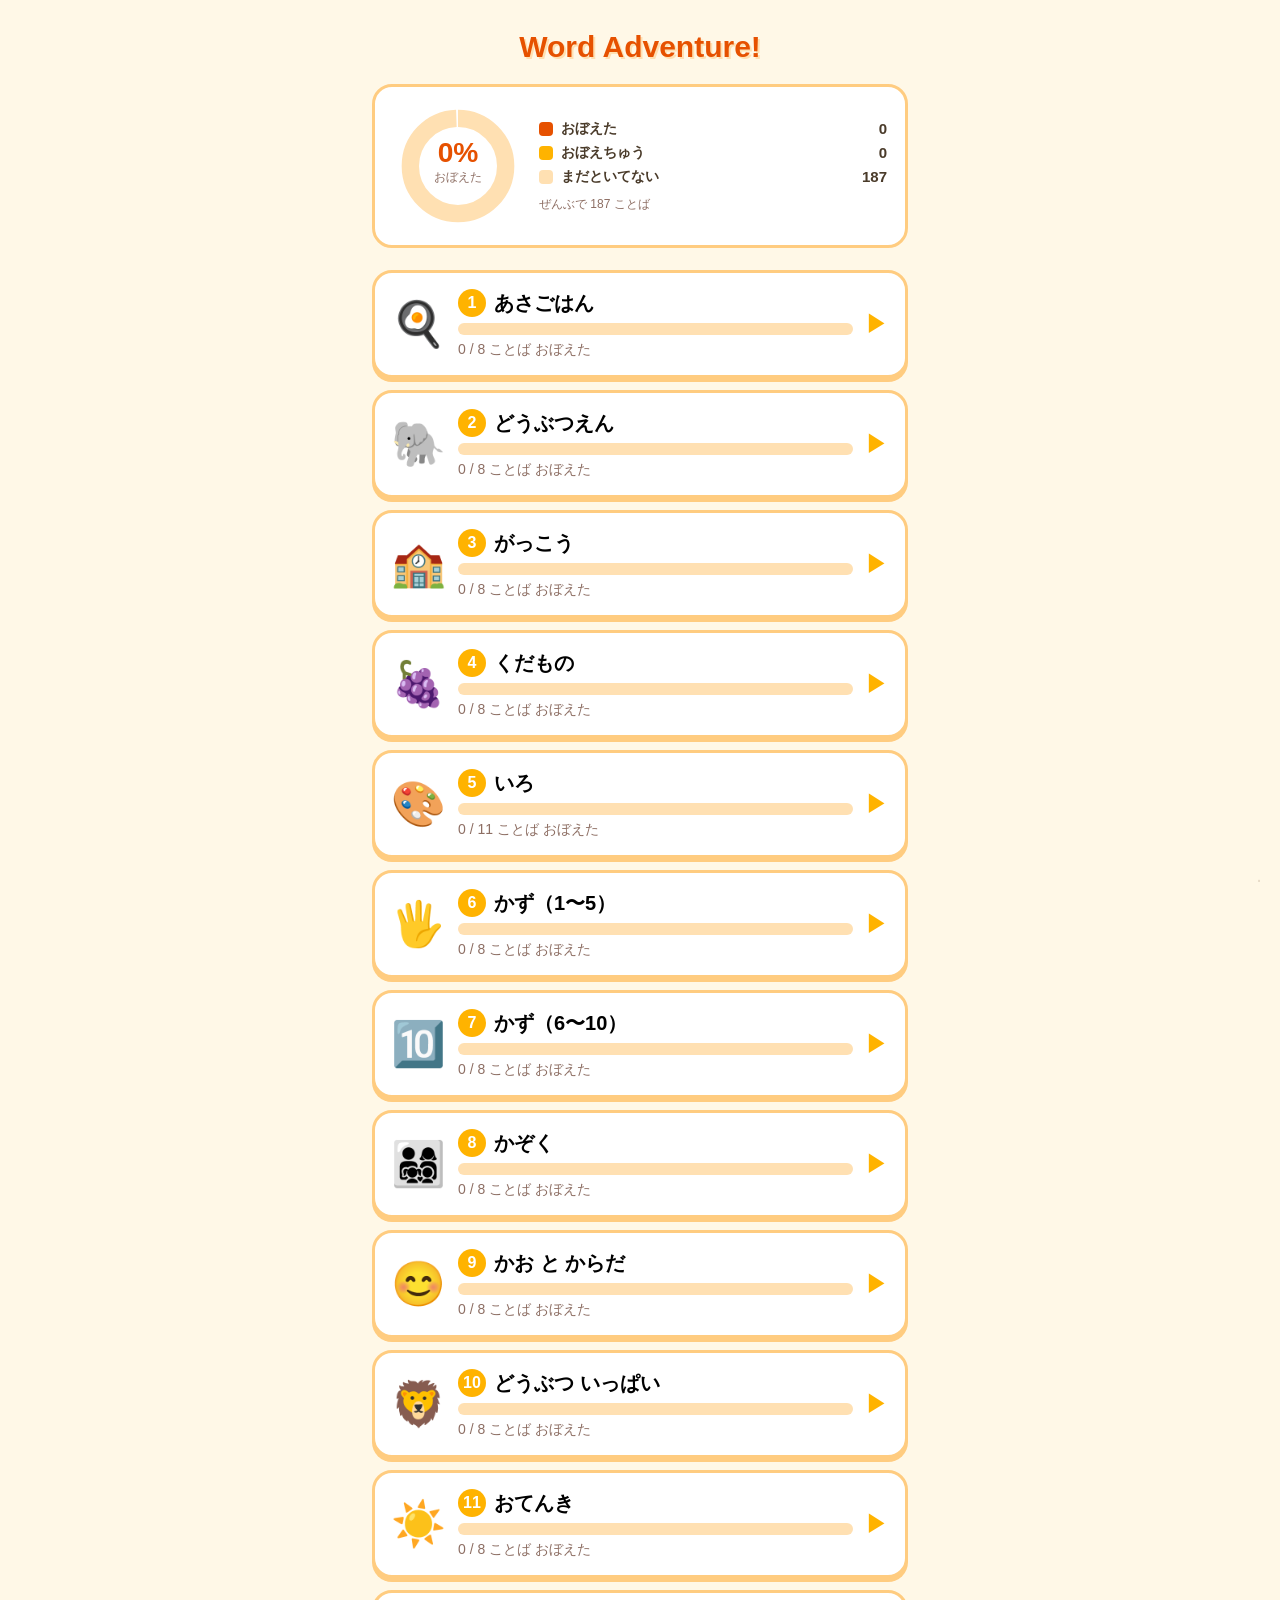
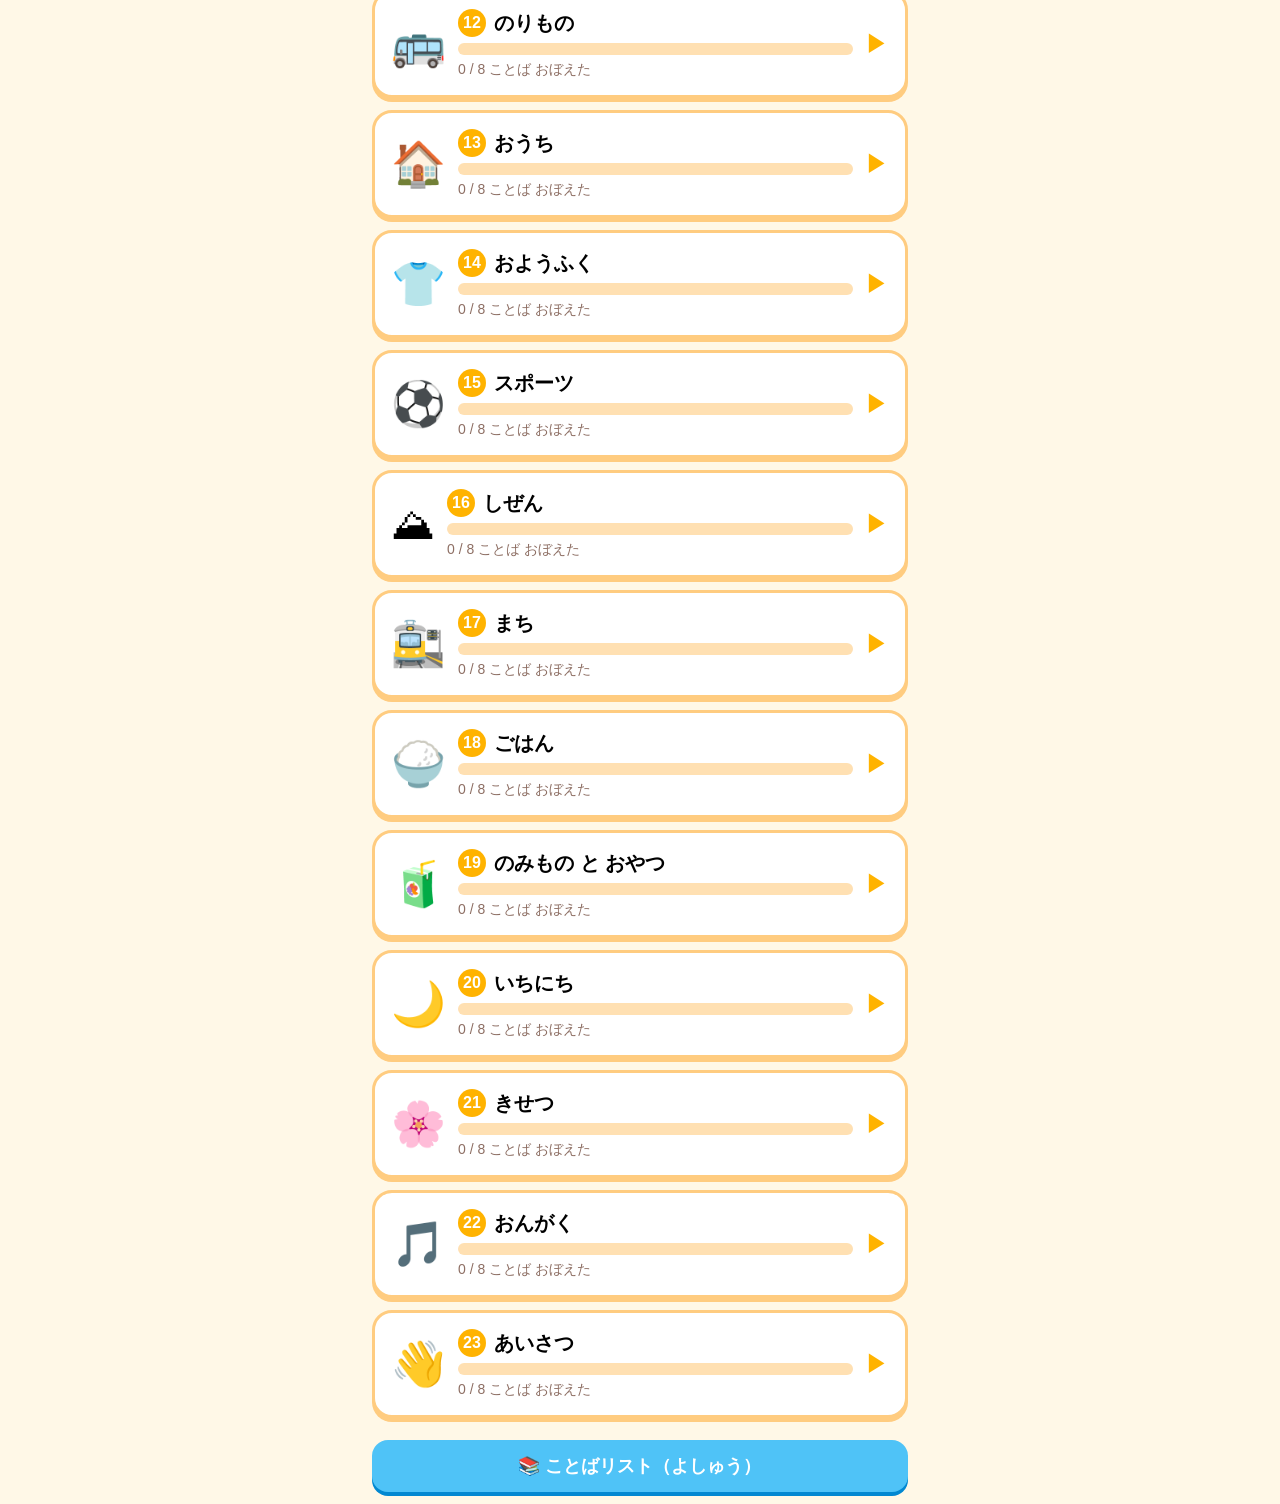
<file: index.html>
<!DOCTYPE html>
<html lang="ja">
<head>
<meta charset="UTF-8">
<meta name="viewport" content="width=device-width, initial-scale=1.0, maximum-scale=1.0, user-scalable=no">
<meta name="apple-mobile-web-app-capable" content="yes">
<meta name="theme-color" content="#ffb300">
<title>Word Adventure!</title>
<link rel="stylesheet" href="style.css">
</head>
<body>
<div id="app">
  <p class="loading">よみこみちゅう…</p>
</div>
<script src="app.js"></script>
</body>
</html>
</file>
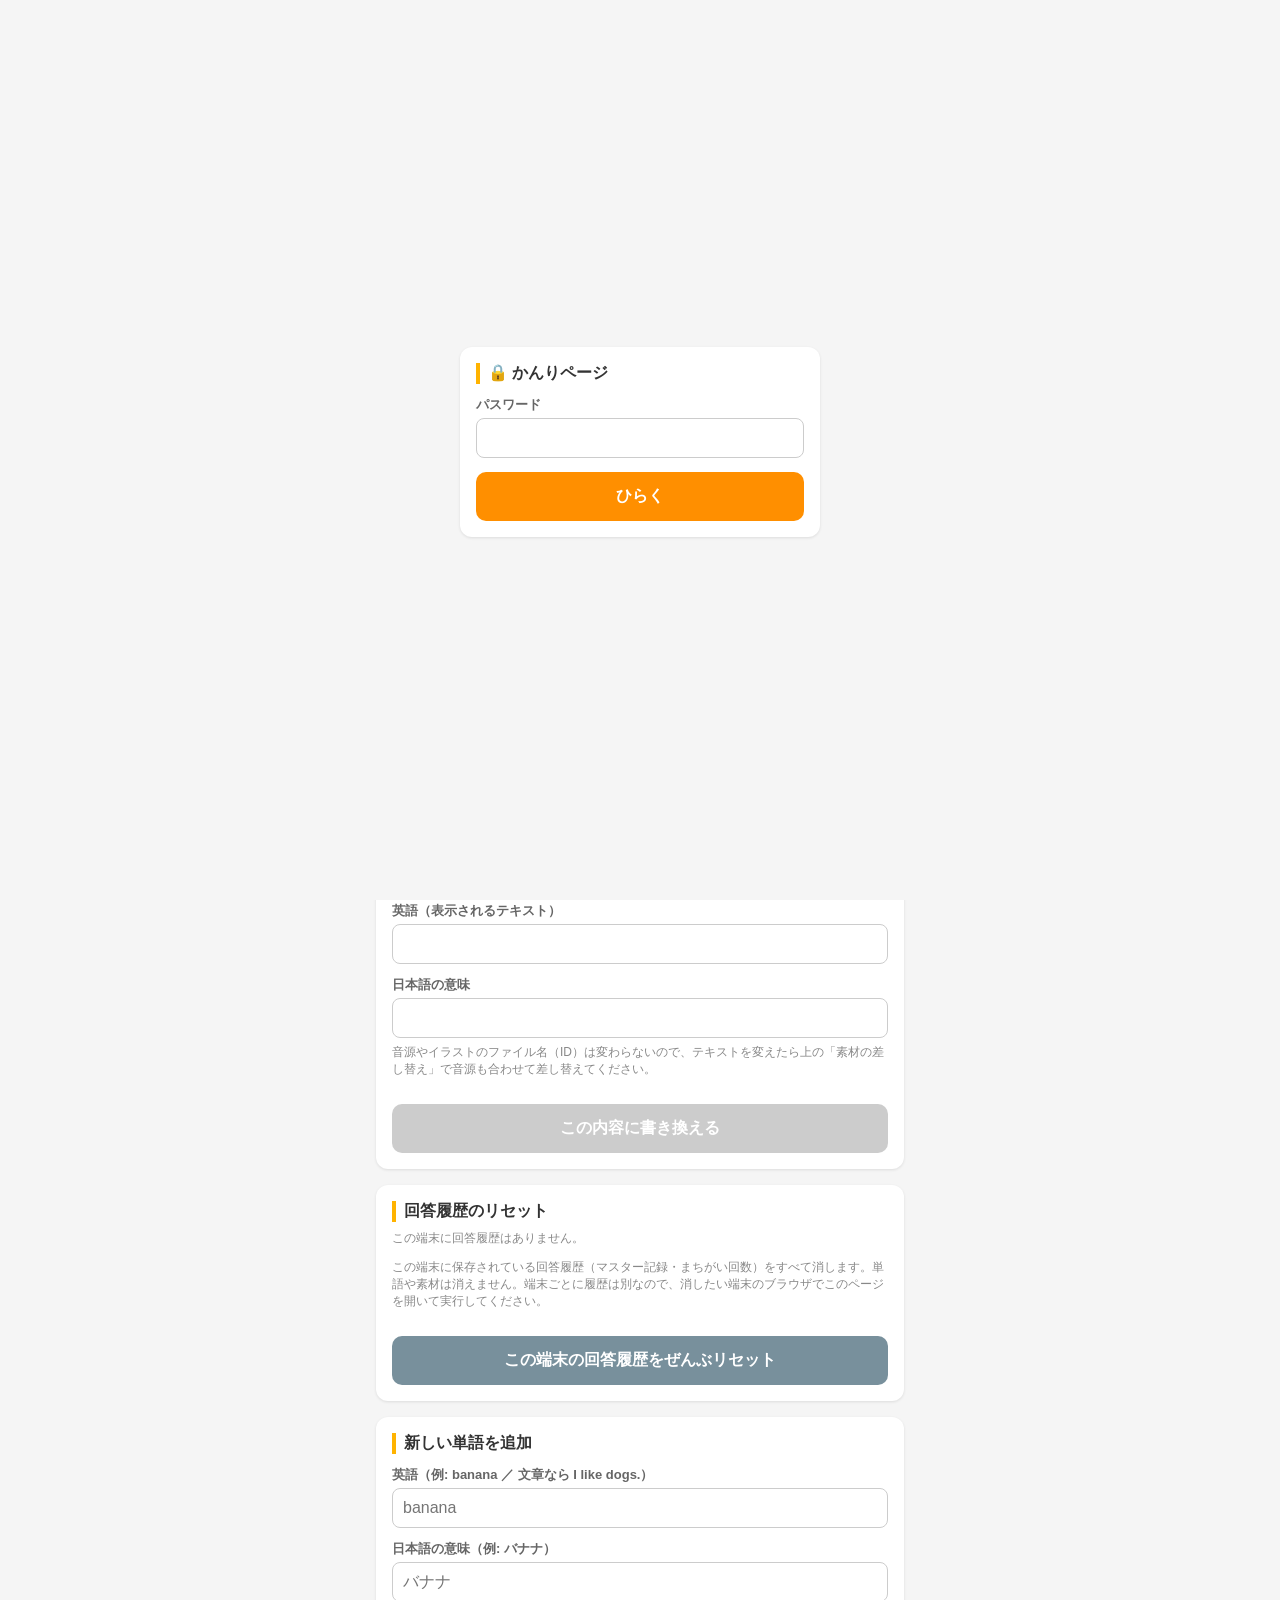
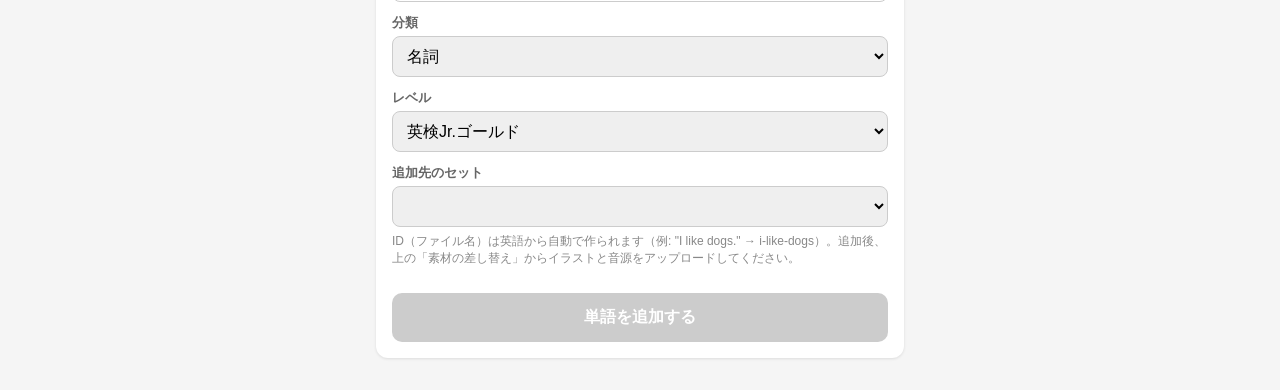
<file: admin.html>
<!DOCTYPE html>
<html lang="ja">
<head>
<meta charset="UTF-8">
<meta name="viewport" content="width=device-width, initial-scale=1.0">
<title>かんりページ | えいごのたんご</title>
<style>
* { box-sizing: border-box; }
body {
  margin: 0;
  font-family: "Hiragino Sans", sans-serif;
  background: #f5f5f5;
  color: #333;
}
.wrap { max-width: 560px; margin: 0 auto; padding: 16px; }
h1 { font-size: 20px; }
h2 { font-size: 16px; margin: 24px 0 8px; border-left: 4px solid #ffb300; padding-left: 8px; }
.card { background: #fff; border-radius: 12px; padding: 16px; margin-bottom: 16px; box-shadow: 0 1px 3px rgba(0,0,0,0.1); }
label { display: block; font-size: 13px; font-weight: bold; margin: 12px 0 4px; color: #666; }
input[type=text], input[type=password], select {
  width: 100%; padding: 10px; font-size: 16px; border: 1px solid #ccc; border-radius: 8px;
}
input[type=file] { width: 100%; font-size: 14px; padding: 8px 0; }
button {
  width: 100%; padding: 14px; font-size: 16px; font-weight: bold;
  color: #fff; background: #ff8f00; border: none; border-radius: 10px; margin-top: 14px;
}
button:disabled { background: #ccc; }
button.secondary { background: #78909c; }
.msg { margin-top: 12px; padding: 10px; border-radius: 8px; font-size: 14px; white-space: pre-wrap; }
.msg.ok { background: #e8f5e9; color: #2e7d32; }
.msg.err { background: #ffebee; color: #c62828; }
.msg.info { background: #e3f2fd; color: #1565c0; }
.preview { margin-top: 10px; text-align: center; }
.preview img { max-width: 160px; border-radius: 10px; border: 1px solid #ddd; }
.note { font-size: 12px; color: #888; margin-top: 6px; }
a { color: #1565c0; }
.back { display: inline-block; margin-bottom: 10px; font-size: 14px; }
</style>
</head>
<body>
<!-- ===== パスワードゲート ===== -->
<div id="gate" style="position:fixed; inset:0; background:#f5f5f5; z-index:1000; display:flex; align-items:center; justify-content:center;">
  <div class="card" style="width:90%; max-width:360px;">
    <h2 style="margin-top:0">🔒 かんりページ</h2>
    <label>パスワード</label>
    <input type="password" id="gate-pass" inputmode="numeric" autocomplete="off">
    <button id="gate-btn">ひらく</button>
    <div id="gate-msg"></div>
  </div>
</div>

<div class="wrap">
  <a class="back" href="index.html">◀ アプリにもどる</a>
  <h1>⚙️ かんりページ</h1>

  <!-- ===== 設定 ===== -->
  <div class="card" id="setup-card">
    <h2 style="margin-top:0">接続設定（最初に1回だけ）</h2>
    <label>GitHubユーザー名 / リポジトリ名（例: aya/tango-app）</label>
    <input type="text" id="repo" placeholder="ユーザー名/リポジトリ名">
    <label>アクセストークン（Fine-grained PAT）</label>
    <input type="password" id="token" placeholder="github_pat_...">
    <p class="note">トークンはこの端末のブラウザ内にのみ保存されます。作成方法はREADME参照。</p>
    <button id="save-setup">設定を保存して接続テスト</button>
    <div id="setup-msg"></div>
  </div>

  <!-- ===== 素材の差し替え ===== -->
  <div class="card">
    <h2 style="margin-top:0">素材の差し替え／アップロード</h2>
    <label>単語を選ぶ</label>
    <select id="word-select"><option>（接続設定をしてください）</option></select>
    <label>種類</label>
    <select id="kind-select">
      <option value="image">イラスト（png/jpg → 512px正方形PNGに自動変換）</option>
      <option value="audio">音源（mp3ファイル）</option>
    </select>
    <label>ファイルを選ぶ</label>
    <input type="file" id="file-input">
    <div class="preview" id="preview"></div>
    <button id="upload-btn" disabled>この単語の素材を差し替える</button>
    <div id="upload-msg"></div>
  </div>

  <!-- ===== 単語・文章の編集 ===== -->
  <div class="card">
    <h2 style="margin-top:0">単語・文章の編集</h2>
    <label>編集する単語・文章を選ぶ</label>
    <select id="edit-select"><option>（接続設定をしてください）</option></select>
    <label>英語（表示されるテキスト）</label>
    <input type="text" id="edit-text">
    <label>日本語の意味</label>
    <input type="text" id="edit-ja">
    <p class="note">音源やイラストのファイル名（ID）は変わらないので、テキストを変えたら上の「素材の差し替え」で音源も合わせて差し替えてください。</p>
    <button id="edit-btn" disabled>この内容に書き換える</button>
    <div id="edit-msg"></div>
  </div>

  <!-- ===== 回答履歴のリセット ===== -->
  <div class="card">
    <h2 style="margin-top:0">回答履歴のリセット</h2>
    <p class="note" id="reset-info">読み込み中…</p>
    <p class="note">この端末に保存されている回答履歴（マスター記録・まちがい回数）をすべて消します。単語や素材は消えません。端末ごとに履歴は別なので、消したい端末のブラウザでこのページを開いて実行してください。</p>
    <button id="reset-btn" class="secondary">この端末の回答履歴をぜんぶリセット</button>
    <div id="reset-msg"></div>
  </div>

  <!-- ===== 単語の追加 ===== -->
  <div class="card">
    <h2 style="margin-top:0">新しい単語を追加</h2>
    <label>英語（例: banana ／ 文章なら I like dogs.）</label>
    <input type="text" id="new-text" placeholder="banana">
    <label>日本語の意味（例: バナナ）</label>
    <input type="text" id="new-ja" placeholder="バナナ">
    <label>分類</label>
    <select id="new-category">
      <option value="noun">名詞</option>
      <option value="function-word">機能語</option>
      <option value="sentence">文章</option>
    </select>
    <label>レベル</label>
    <select id="new-level">
      <option value="eiken-jr-gold">英検Jr.ゴールド</option>
      <option value="eiken-5">英検5級</option>
    </select>
    <label>追加先のセット</label>
    <select id="new-set"></select>
    <p class="note">ID（ファイル名）は英語から自動で作られます（例: "I like dogs." → i-like-dogs）。追加後、上の「素材の差し替え」からイラストと音源をアップロードしてください。</p>
    <button id="add-btn" disabled>単語を追加する</button>
    <div id="add-msg"></div>
  </div>
</div>

<script>
"use strict";

const LS_REPO = "tango-admin-repo";
const LS_TOKEN = "tango-admin-token";
const PROGRESS_KEY = "tango-progress-v1"; // app.js と同じキー

// ---------- パスワードゲート ----------
// ハッシュ照合（平文をソースに残さないため）。パスワード変更時は下のハッシュを差し替える
const GATE_HASH = "c0611aea5581c0d34b76f1bcf0bcb8742228caeb47c13974ae5b6f21bcc106e1";

async function sha256hex(text) {
  const buf = await crypto.subtle.digest("SHA-256", new TextEncoder().encode(text));
  return [...new Uint8Array(buf)].map((b) => b.toString(16).padStart(2, "0")).join("");
}

async function tryGate() {
  const input = document.getElementById("gate-pass").value.trim();
  if ((await sha256hex(input)) === GATE_HASH) {
    sessionStorage.setItem("tango-gate-ok", "1"); // タブを閉じるまで有効
    document.getElementById("gate").remove();
  } else {
    document.getElementById("gate-msg").innerHTML = '<div class="msg err">パスワードがちがいます。</div>';
  }
}
document.getElementById("gate-btn").onclick = tryGate;
document.getElementById("gate-pass").addEventListener("keydown", (e) => { if (e.key === "Enter") tryGate(); });
if (sessionStorage.getItem("tango-gate-ok") === "1") document.getElementById("gate").remove();

// ---------- 回答履歴のリセット ----------

function describeProgress() {
  const p = JSON.parse(localStorage.getItem(PROGRESS_KEY) || "{}");
  const n = Object.keys(p).length;
  document.getElementById("reset-info").textContent =
    n ? `この端末には ${n} 語分の回答履歴があります。` : "この端末に回答履歴はありません。";
  return n;
}
describeProgress();

document.getElementById("reset-btn").onclick = () => {
  const n = describeProgress();
  if (!n) { showMsg("reset-msg", "消す履歴がありません。", "info"); return; }
  if (!confirm(`${n} 語分の回答履歴を消します。元に戻せません。よろしいですか？`)) return;
  localStorage.removeItem(PROGRESS_KEY);
  describeProgress();
  showMsg("reset-msg", "✅ リセットしました。アプリを開き直すと全セット0からになります。", "ok");
};

let repo = localStorage.getItem(LS_REPO) || "";
let token = localStorage.getItem(LS_TOKEN) || "";
let wordsDoc = null;   // words.json の中身
let setsDoc = null;    // sets.json の中身
let wordsSha = null;   // GitHub上のwords.jsonのSHA（更新に必要）

const $ = (id) => document.getElementById(id);

function showMsg(id, text, cls) {
  $(id).innerHTML = `<div class="msg ${cls}">${text}</div>`;
}

// ---------- GitHub API ----------

function apiUrl(path) {
  return `https://api.github.com/repos/${repo}/contents/${path}`;
}

async function ghGet(path) {
  const res = await fetch(apiUrl(path), {
    headers: { Authorization: `Bearer ${token}`, Accept: "application/vnd.github+json" },
  });
  if (!res.ok) throw new Error(`GET ${path}: ${res.status} ${await res.text()}`);
  return res.json();
}

async function ghGetSha(path) {
  const res = await fetch(apiUrl(path), {
    headers: { Authorization: `Bearer ${token}`, Accept: "application/vnd.github+json" },
  });
  if (res.status === 404) return null;
  if (!res.ok) throw new Error(`GET ${path}: ${res.status}`);
  return (await res.json()).sha;
}

async function ghPut(path, base64Content, message) {
  const sha = await ghGetSha(path);
  const body = { message, content: base64Content };
  if (sha) body.sha = sha;
  const res = await fetch(apiUrl(path), {
    method: "PUT",
    headers: { Authorization: `Bearer ${token}`, Accept: "application/vnd.github+json" },
    body: JSON.stringify(body),
  });
  if (!res.ok) throw new Error(`PUT ${path}: ${res.status} ${await res.text()}`);
  return res.json();
}

function b64encodeText(text) {
  return btoa(String.fromCharCode(...new TextEncoder().encode(text)));
}

function b64encodeBytes(uint8) {
  let bin = "";
  const chunk = 0x8000;
  for (let i = 0; i < uint8.length; i += chunk) {
    bin += String.fromCharCode(...uint8.subarray(i, i + chunk));
  }
  return btoa(bin);
}

// ---------- 初期化・接続 ----------

async function connect() {
  const wordsFile = await ghGet("content/words.json");
  wordsSha = wordsFile.sha;
  wordsDoc = JSON.parse(new TextDecoder().decode(Uint8Array.from(atob(wordsFile.content.replace(/\n/g, "")), (c) => c.charCodeAt(0))));
  const setsFile = await ghGet("content/sets.json");
  setsDoc = JSON.parse(new TextDecoder().decode(Uint8Array.from(atob(setsFile.content.replace(/\n/g, "")), (c) => c.charCodeAt(0))));
  fillWordSelect();
  fillSetSelect();
  $("upload-btn").disabled = false;
  $("add-btn").disabled = false;
  $("edit-btn").disabled = false;
}

function fillWordSelect() {
  ["word-select", "edit-select"].forEach((selId) => {
    const sel = $(selId);
    sel.innerHTML = "";
    wordsDoc.words.forEach((w) => {
      const opt = document.createElement("option");
      opt.value = w.id;
      opt.textContent = `${w.text}（${w.ja || ""}） — ${w.id}`;
      sel.appendChild(opt);
    });
  });
  loadEditFields();
}

// ---------- 単語・文章の編集 ----------

function loadEditFields() {
  const w = wordsDoc.words.find((x) => x.id === $("edit-select").value);
  if (!w) return;
  $("edit-text").value = w.text;
  $("edit-ja").value = w.ja || "";
}

$("edit-select").onchange = loadEditFields;

$("edit-btn").onclick = async () => {
  const w = wordsDoc.words.find((x) => x.id === $("edit-select").value);
  const text = $("edit-text").value.trim();
  const ja = $("edit-ja").value.trim();
  if (!w) return;
  if (!text) { showMsg("edit-msg", "英語テキストを入力してください。", "err"); return; }
  if (text === w.text && ja === (w.ja || "")) {
    showMsg("edit-msg", "変更がありません。", "info");
    return;
  }
  $("edit-btn").disabled = true;
  showMsg("edit-msg", "保存中…", "info");
  try {
    const before = w.text;
    w.text = text;
    w.ja = ja;
    await ghPut("content/words.json", b64encodeText(JSON.stringify(wordsDoc, null, 2)), `単語編集: ${w.id}（${before} → ${text}）`);
    fillWordSelect();
    $("edit-select").value = w.id;
    loadEditFields();
    showMsg("edit-msg", `✅ 書き換えました！\n「${before}」→「${text}」\n1分ほどでアプリに反映されます。音源が合わなくなった場合は上の「素材の差し替え」からアップロードしてください。`, "ok");
  } catch (e) {
    showMsg("edit-msg", `失敗しました。\n${e.message}`, "err");
  } finally {
    $("edit-btn").disabled = false;
  }
};

function fillSetSelect() {
  const sel = $("new-set");
  sel.innerHTML = "";
  setsDoc.sets.forEach((s, i) => {
    const opt = document.createElement("option");
    opt.value = s.id;
    opt.textContent = `セット${i + 1}　${s.title}`;
    sel.appendChild(opt);
  });
}

$("save-setup").onclick = async () => {
  repo = $("repo").value.trim();
  token = $("token").value.trim();
  if (!repo.includes("/") || !token) {
    showMsg("setup-msg", "リポジトリ名（ユーザー名/リポジトリ名）とトークンを入力してください。", "err");
    return;
  }
  showMsg("setup-msg", "接続中…", "info");
  try {
    localStorage.setItem(LS_REPO, repo);
    localStorage.setItem(LS_TOKEN, token);
    await connect();
    showMsg("setup-msg", "✅ 接続できました！設定は保存済みです。", "ok");
  } catch (e) {
    showMsg("setup-msg", `接続できませんでした。リポジトリ名とトークンを確認してください。\n${e.message}`, "err");
  }
};

// ---------- 画像の正方形PNG変換 ----------

function fileToSquarePng(file, size = 512) {
  return new Promise((resolve, reject) => {
    const img = new Image();
    img.onload = () => {
      const canvas = document.createElement("canvas");
      canvas.width = canvas.height = size;
      const ctx = canvas.getContext("2d");
      ctx.fillStyle = "#ffffff";
      ctx.fillRect(0, 0, size, size);
      // 中央に収まるよう縮小（余白は白）
      const scale = Math.min(size / img.width, size / img.height);
      const w = img.width * scale, h = img.height * scale;
      ctx.drawImage(img, (size - w) / 2, (size - h) / 2, w, h);
      canvas.toBlob((blob) => blob ? resolve(blob) : reject(new Error("変換失敗")), "image/png");
    };
    img.onerror = () => reject(new Error("画像を読み込めませんでした"));
    img.src = URL.createObjectURL(file);
  });
}

// ---------- 素材アップロード ----------

$("file-input").onchange = () => {
  const f = $("file-input").files[0];
  const pv = $("preview");
  pv.innerHTML = "";
  if (f && f.type.startsWith("image/")) {
    const img = document.createElement("img");
    img.src = URL.createObjectURL(f);
    pv.appendChild(img);
  } else if (f) {
    pv.textContent = `🎵 ${f.name}`;
  }
};

$("upload-btn").onclick = async () => {
  const wordId = $("word-select").value;
  const kind = $("kind-select").value;
  const file = $("file-input").files[0];
  if (!file) { showMsg("upload-msg", "ファイルを選んでください。", "err"); return; }

  $("upload-btn").disabled = true;
  showMsg("upload-msg", "アップロード中…", "info");
  try {
    let path, bytes;
    if (kind === "image") {
      if (!file.type.startsWith("image/")) throw new Error("画像ファイルを選んでください。");
      const blob = await fileToSquarePng(file);
      bytes = new Uint8Array(await blob.arrayBuffer());
      path = `content/images/${wordId}.png`;
    } else {
      if (!/\.mp3$/i.test(file.name)) throw new Error("mp3ファイルを選んでください。");
      bytes = new Uint8Array(await file.arrayBuffer());
      path = `content/audio/${wordId}.mp3`;
    }
    await ghPut(path, b64encodeBytes(bytes), `素材更新: ${path}`);
    showMsg("upload-msg", `✅ 差し替えました！\n${path}\n1分ほどでアプリに反映されます。`, "ok");
  } catch (e) {
    showMsg("upload-msg", `失敗しました。\n${e.message}`, "err");
  } finally {
    $("upload-btn").disabled = false;
  }
};

// ---------- 単語の追加 ----------

function makeId(text) {
  return text.toLowerCase()
    .replace(/[^a-z0-9\s-]/g, "")
    .trim()
    .replace(/\s+/g, "-");
}

$("add-btn").onclick = async () => {
  const text = $("new-text").value.trim();
  const ja = $("new-ja").value.trim();
  const category = $("new-category").value;
  const level = $("new-level").value;
  const setId = $("new-set").value;
  if (!text) { showMsg("add-msg", "英語を入力してください。", "err"); return; }
  const id = makeId(text);
  if (!id) { showMsg("add-msg", "IDを作れませんでした。英語の綴りを確認してください。", "err"); return; }
  if (wordsDoc.words.some((w) => w.id === id)) {
    showMsg("add-msg", `「${id}」はすでに登録されています。`, "err");
    return;
  }

  $("add-btn").disabled = true;
  showMsg("add-msg", "追加中…", "info");
  try {
    wordsDoc.words.push({ id, text, ja, category, level });
    await ghPut("content/words.json", b64encodeText(JSON.stringify(wordsDoc, null, 2)), `単語追加: ${id}`);
    const set = setsDoc.sets.find((s) => s.id === setId);
    if (set && !set.words.includes(id)) {
      set.words.push(id);
      await ghPut("content/sets.json", b64encodeText(JSON.stringify(setsDoc, null, 2)), `セットに追加: ${id} → ${setId}`);
    }
    fillWordSelect();
    $("word-select").value = id;
    $("new-text").value = ""; $("new-ja").value = "";
    showMsg("add-msg", `✅ 「${text}」を追加しました（ID: ${id}）。\nつづけて上の「素材の差し替え」からイラストと音源をアップロードしてください。`, "ok");
  } catch (e) {
    showMsg("add-msg", `失敗しました。\n${e.message}`, "err");
  } finally {
    $("add-btn").disabled = false;
  }
};

// ---------- 起動 ----------

(async () => {
  if (repo && token) {
    $("repo").value = repo;
    $("token").value = token;
    showMsg("setup-msg", "保存済みの設定で接続中…", "info");
    try {
      await connect();
      showMsg("setup-msg", "✅ 接続済みです。", "ok");
    } catch (e) {
      showMsg("setup-msg", `自動接続に失敗しました。設定を確認してください。\n${e.message}`, "err");
    }
  }
})();
</script>
</body>
</html>
</file>
<file: style.css>
/* えいごのたんご — 6歳向け: 大きなボタン・はっきりした色・ひらがなUI */

* { box-sizing: border-box; -webkit-tap-highlight-color: transparent; }

html, body {
  margin: 0;
  padding: 0;
  font-family: "Hiragino Maru Gothic ProN", "Hiragino Sans", "BIZ UDGothic", sans-serif;
  background: #fff8e7;
  color: #4a3b2a;
}

#app { max-width: 560px; margin: 0 auto; padding: 12px; min-height: 100dvh; }

.loading { text-align: center; margin-top: 40vh; font-size: 18px; }

.page { display: flex; flex-direction: column; gap: 14px; }

button { font-family: inherit; border: none; cursor: pointer; }

/* ---------- ホーム ---------- */

.app-title {
  text-align: center;
  font-size: 30px;
  margin: 18px 0 6px;
  color: #e65100;
  text-shadow: 2px 2px 0 #ffe0b2;
}

/* ---------- 習得率ドーナツ（スクロールしても上部に固定） ---------- */

.mastery-slot {
  position: sticky;
  top: 0;
  z-index: 50;
  /* 背景色で下をくぐるカードを隠す。上下に少し余白を持たせる */
  background: #fff8e7;
  padding: 6px 0 8px;
  margin: -6px 0 0;
}

.mastery-card {
  display: flex;
  align-items: center;
  gap: 16px;
  background: #fff;
  border-radius: 20px;
  border: 3px solid #ffcc80;
  padding: 14px 18px;
}
.mastery-donut { width: 130px; height: 130px; flex-shrink: 0; }
.donut-big { font-size: 26px; font-weight: bold; fill: #e65100; font-family: inherit; }
.donut-small { font-size: 11px; fill: #8d6e63; font-family: inherit; }

.mastery-legend { flex: 1; display: flex; flex-direction: column; gap: 6px; }
.legend-row { display: flex; align-items: center; gap: 8px; }
.legend-chip { width: 14px; height: 14px; border-radius: 4px; flex-shrink: 0; }
.legend-label { flex: 1; font-size: 14px; font-weight: bold; }
.legend-count { font-size: 15px; font-weight: bold; color: #4a3b2a; }
.legend-total { margin-top: 4px; font-size: 12px; color: #8d6e63; }

.set-list { display: flex; flex-direction: column; gap: 12px; }

.set-card {
  display: flex;
  align-items: center;
  gap: 12px;
  padding: 16px;
  background: #fff;
  border-radius: 20px;
  border: 3px solid #ffcc80;
  box-shadow: 0 4px 0 #ffcc80;
  text-align: left;
  transition: transform 0.05s;
}
.set-card:active { transform: translateY(3px); box-shadow: 0 1px 0 #ffcc80; }

.set-emoji { font-size: 44px; }
.set-info { flex: 1; display: flex; flex-direction: column; gap: 6px; }
.set-title { font-size: 20px; font-weight: bold; display: flex; align-items: center; gap: 8px; }

/* ステージ番号バッジ（丸数字） */
.set-num {
  display: inline-flex;
  align-items: center;
  justify-content: center;
  width: 28px;
  height: 28px;
  border-radius: 999px;
  background: #ffb300;
  color: #fff;
  font-size: 16px;
  font-weight: bold;
  flex-shrink: 0;
}
.list-set-title .set-num { width: 24px; height: 24px; font-size: 14px; margin-right: 6px; }
.set-count { font-size: 14px; color: #8d6e63; }
.set-go { font-size: 24px; color: #ffb300; }

.bar { height: 12px; background: #ffe0b2; border-radius: 6px; overflow: hidden; }
.bar-fill { display: block; height: 100%; background: linear-gradient(90deg, #ffb300, #ff8f00); border-radius: 6px; }

.home-links { display: flex; flex-direction: column; gap: 10px; margin-top: 8px; }
.link-btn {
  display: block;
  text-align: center;
  padding: 14px;
  background: #4fc3f7;
  color: #fff;
  font-size: 18px;
  font-weight: bold;
  border-radius: 16px;
  text-decoration: none;
  box-shadow: 0 4px 0 #0288d1;
}
.link-btn:active { transform: translateY(3px); box-shadow: 0 1px 0 #0288d1; }
/* 管理ページへの目立たない入口（画面右下の小さな点） */
.admin-door {
  position: fixed;
  right: 6px;
  bottom: 6px;
  width: 30px;
  height: 30px;
  line-height: 30px;
  text-align: center;
  color: #e8dcc8;
  text-decoration: none;
  font-size: 20px;
}

/* ---------- クイズ ---------- */

.quiz-head { display: flex; align-items: center; gap: 12px; }
.quit {
  font-size: 20px;
  text-decoration: none;
  color: #bdbdbd;
  padding: 6px 10px;
  border-radius: 10px;
  background: #f5f5f5;
}
.q-progress { font-size: 18px; font-weight: bold; color: #8d6e63; }
.q-stars { margin-left: auto; font-size: 14px; letter-spacing: -2px; }

.instruction { text-align: center; font-size: 20px; font-weight: bold; margin: 4px 0; }

.prompt-area { display: flex; justify-content: center; min-height: 120px; align-items: center; }

.prompt-spell {
  font-size: 44px;
  font-weight: bold;
  color: #1565c0;
  background: #fff;
  padding: 16px 30px;
  border-radius: 20px;
  border: 3px solid #90caf9;
}
.prompt-spell.sentence { font-size: 26px; }

.prompt-image {
  width: 180px;
  height: 180px;
  object-fit: contain;
  border-radius: 20px;
  border: 3px solid #ffcc80;
  background: #fff;
}

.prompt-audio {
  font-size: 40px;
  background: #ffb300;
  color: #fff;
  border-radius: 999px;
  width: 130px;
  height: 130px;
  box-shadow: 0 5px 0 #ff8f00;
  display: flex;
  flex-direction: column;
  align-items: center;
  justify-content: center;
}
.prompt-audio span { font-size: 16px; font-weight: bold; }
.prompt-audio:active { transform: translateY(4px); box-shadow: 0 1px 0 #ff8f00; }

.choices { display: grid; grid-template-columns: 1fr 1fr; gap: 12px; }

.choice {
  background: #fff;
  border: 3px solid #b0bec5;
  border-radius: 18px;
  padding: 14px 8px;
  font-size: 24px;
  font-weight: bold;
  color: #37474f;
  min-height: 76px;
  box-shadow: 0 4px 0 #b0bec5;
}
.choice:active { transform: translateY(3px); box-shadow: 0 1px 0 #b0bec5; }
.choice.sentence { font-size: 16px; }
.choice-audio {
  font-size: 40px;
  display: flex;
  flex-direction: column;
  align-items: center;
  gap: 2px;
}
.audio-label { font-size: 15px; font-weight: bold; color: #1565c0; line-height: 1.2; }

.choice-image { padding: 8px; }
.choice-image img { width: 100%; height: 110px; object-fit: contain; }

.choice.selected { border-color: #ffb300; box-shadow: 0 4px 0 #ffb300; background: #fff8e1; }
.choice.correct { border-color: #43a047; box-shadow: 0 4px 0 #43a047; background: #e8f5e9; }
.choice.wrong { border-color: #e53935; box-shadow: 0 4px 0 #e53935; background: #ffebee; }

.confirm-area { min-height: 90px; }

.confirm {
  width: 100%;
  padding: 16px;
  font-size: 22px;
  font-weight: bold;
  color: #fff;
  background: #66bb6a;
  border-radius: 18px;
  box-shadow: 0 4px 0 #388e3c;
}
.confirm:disabled { background: #cfd8dc; box-shadow: 0 4px 0 #b0bec5; }

.feedback {
  text-align: center;
  padding: 12px;
  border-radius: 18px;
  display: flex;
  flex-direction: column;
  gap: 8px;
}
.feedback.ok { background: #e8f5e9; }
.feedback.ng { background: #ffebee; }
.fb-mark { font-size: 22px; font-weight: bold; }
.fb-word { font-size: 22px; font-weight: bold; color: #1565c0; }
.fb-ja { font-size: 16px; color: #8d6e63; font-weight: normal; }

.mastered-banner {
  margin-top: 6px;
  font-size: 16px;
  background: #fff9c4;
  border-radius: 12px;
  padding: 6px;
}

.next {
  padding: 14px;
  font-size: 20px;
  font-weight: bold;
  color: #fff;
  background: #ffb300;
  border-radius: 16px;
  box-shadow: 0 4px 0 #ff8f00;
}
.next:active { transform: translateY(3px); box-shadow: 0 1px 0 #ff8f00; }

/* ---------- 正解演出 ---------- */

.big-maru {
  position: fixed;
  top: 50%;
  left: 50%;
  transform: translate(-50%, -50%);
  font-size: 130px;
  z-index: 100;
  pointer-events: none;
  animation: maru-pop 0.9s cubic-bezier(0.2, 1.6, 0.4, 1) forwards;
  filter: drop-shadow(0 4px 10px rgba(230, 81, 0, 0.4));
}
@keyframes maru-pop {
  0%   { transform: translate(-50%, -50%) scale(0); opacity: 0; }
  40%  { transform: translate(-50%, -50%) scale(1.25); opacity: 1; }
  60%  { transform: translate(-50%, -50%) scale(1); }
  80%  { transform: translate(-50%, -50%) scale(1.1); opacity: 1; }
  100% { transform: translate(-50%, -50%) scale(1); opacity: 0; }
}

.confetti-box {
  position: fixed;
  inset: 0;
  overflow: hidden;
  pointer-events: none;
  z-index: 99;
}
.confetti {
  position: absolute;
  top: -40px;
  animation: confetti-fall linear forwards;
}
@keyframes confetti-fall {
  0%   { transform: translateY(0) rotate(0deg); opacity: 1; }
  100% { transform: translateY(110vh) rotate(360deg); opacity: 0.8; }
}

/* 正解した選択肢が弾む */
.choice.correct { animation: choice-bounce 0.5s; }
@keyframes choice-bounce {
  0%, 100% { transform: scale(1); }
  30% { transform: scale(1.08); }
  60% { transform: scale(0.97); }
}

/* ---------- 結果 ---------- */

.result { text-align: center; margin-top: 8vh; }
.result h2 { font-size: 30px; color: #e65100; }
.result-stars { font-size: 30px; letter-spacing: 2px; }
.result-score { font-size: 20px; font-weight: bold; }

.result-btns { display: flex; flex-direction: column; gap: 12px; margin-top: 16px; }
.big-btn {
  padding: 18px;
  font-size: 22px;
  font-weight: bold;
  color: #fff;
  border-radius: 18px;
}
.big-btn.again { background: #66bb6a; box-shadow: 0 4px 0 #388e3c; }
.big-btn.home-btn { background: #4fc3f7; box-shadow: 0 4px 0 #0288d1; }
.big-btn:active { transform: translateY(3px); }

/* ---------- ことばリスト ---------- */

.list-head { display: flex; align-items: center; gap: 12px; }
.list-head h2 { margin: 0; font-size: 22px; }
.back {
  text-decoration: none;
  color: #fff;
  background: #4fc3f7;
  padding: 8px 14px;
  border-radius: 12px;
  font-weight: bold;
  box-shadow: 0 3px 0 #0288d1;
}
.list-note { margin: 0; font-size: 14px; color: #8d6e63; }

.list-set-title {
  margin: 14px 0 4px;
  font-size: 18px;
  color: #e65100;
  border-bottom: 3px dotted #ffcc80;
  padding-bottom: 4px;
}

.word-row {
  display: flex;
  align-items: center;
  gap: 10px;
  background: #fff;
  border-radius: 14px;
  padding: 8px 10px;
  margin: 6px 0;
  border: 2px solid #eee;
}
.word-row.mastered { border-color: #ffd54f; background: #fffde7; }

.row-visual { width: 52px; height: 52px; display: flex; align-items: center; justify-content: center; font-size: 26px; }
.row-visual img { width: 52px; height: 52px; object-fit: contain; border-radius: 10px; }

.row-text { flex: 1; display: flex; flex-direction: column; }
.row-spell { font-size: 20px; font-weight: bold; color: #1565c0; }
.row-spell.sentence { font-size: 15px; }
.row-ja { font-size: 13px; color: #8d6e63; }

.row-play {
  font-size: 22px;
  background: #fff3e0;
  border: 2px solid #ffcc80;
  border-radius: 999px;
  width: 46px;
  height: 46px;
}
.row-play:active { background: #ffe0b2; }
.row-badge { width: 26px; font-size: 20px; text-align: center; }

@media (min-width: 480px) {
  .choices { gap: 14px; }
  .choice-image img { height: 130px; }
}
</file>
